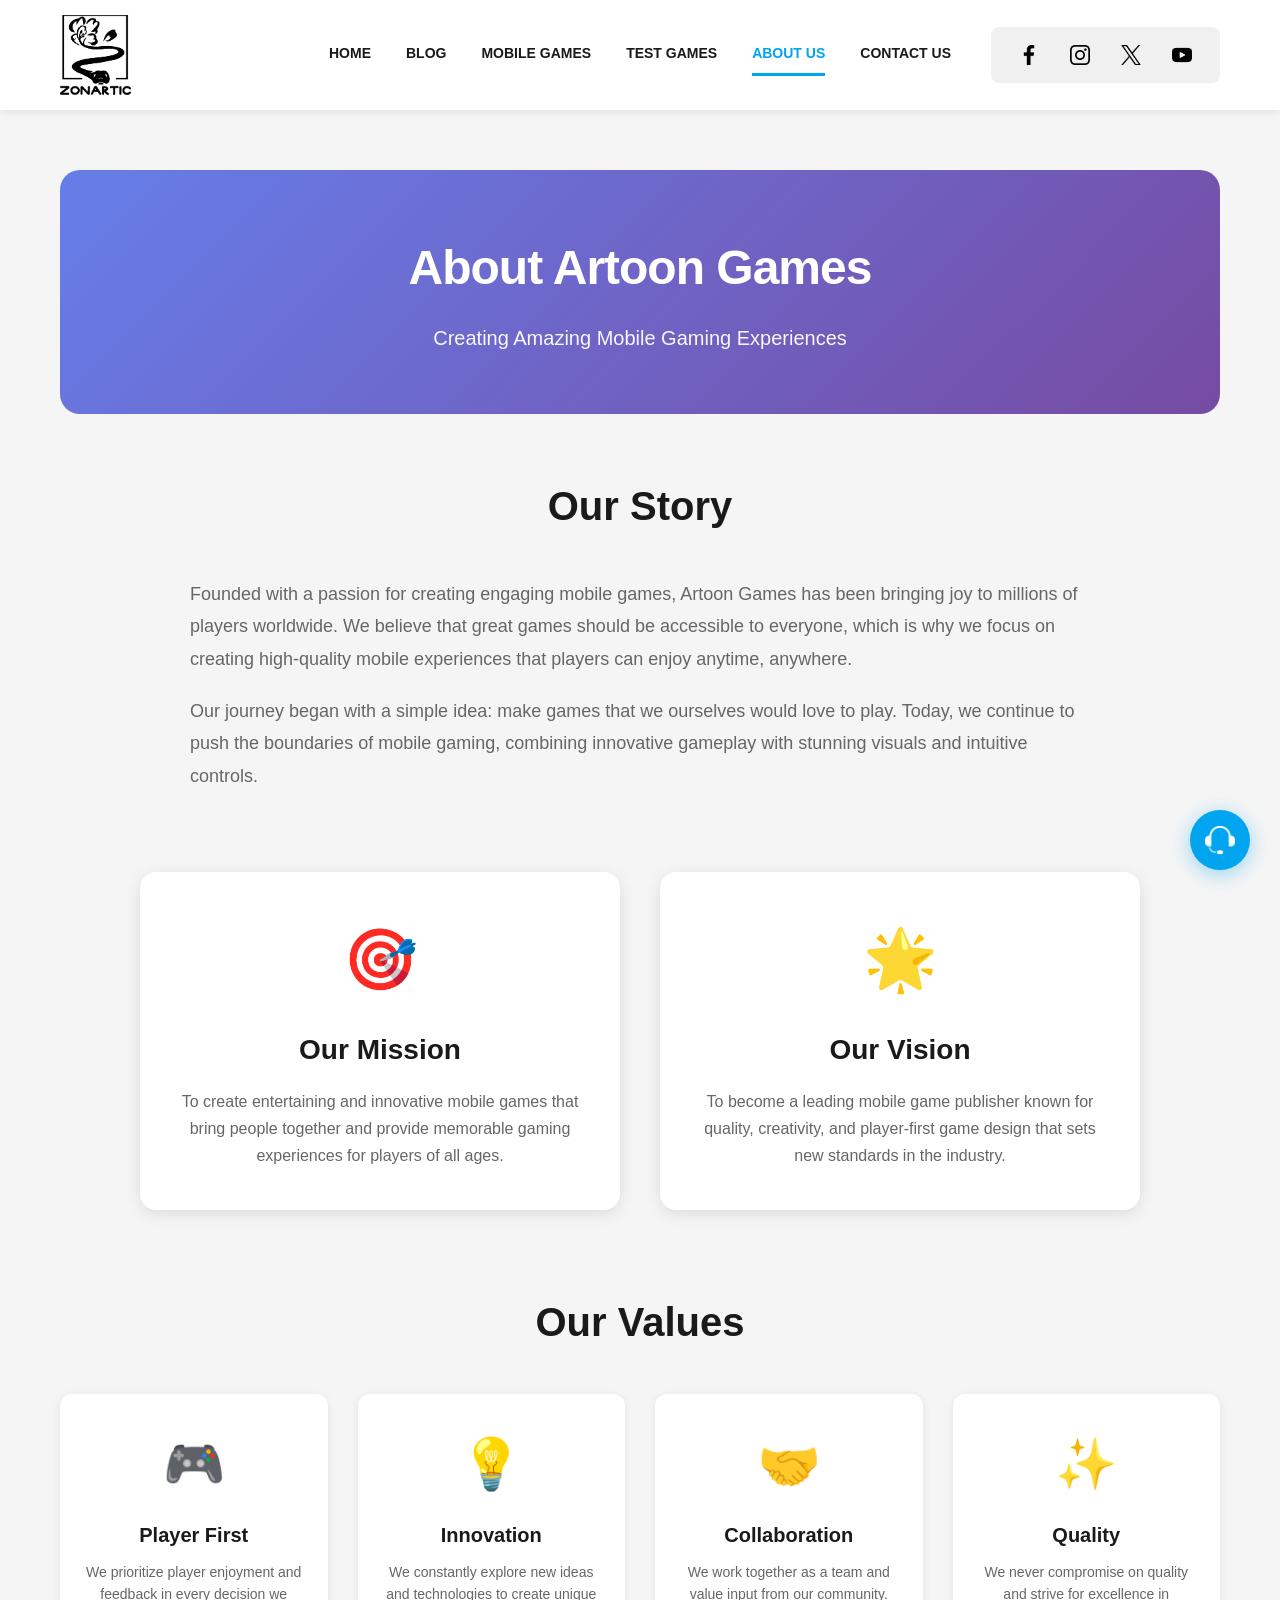
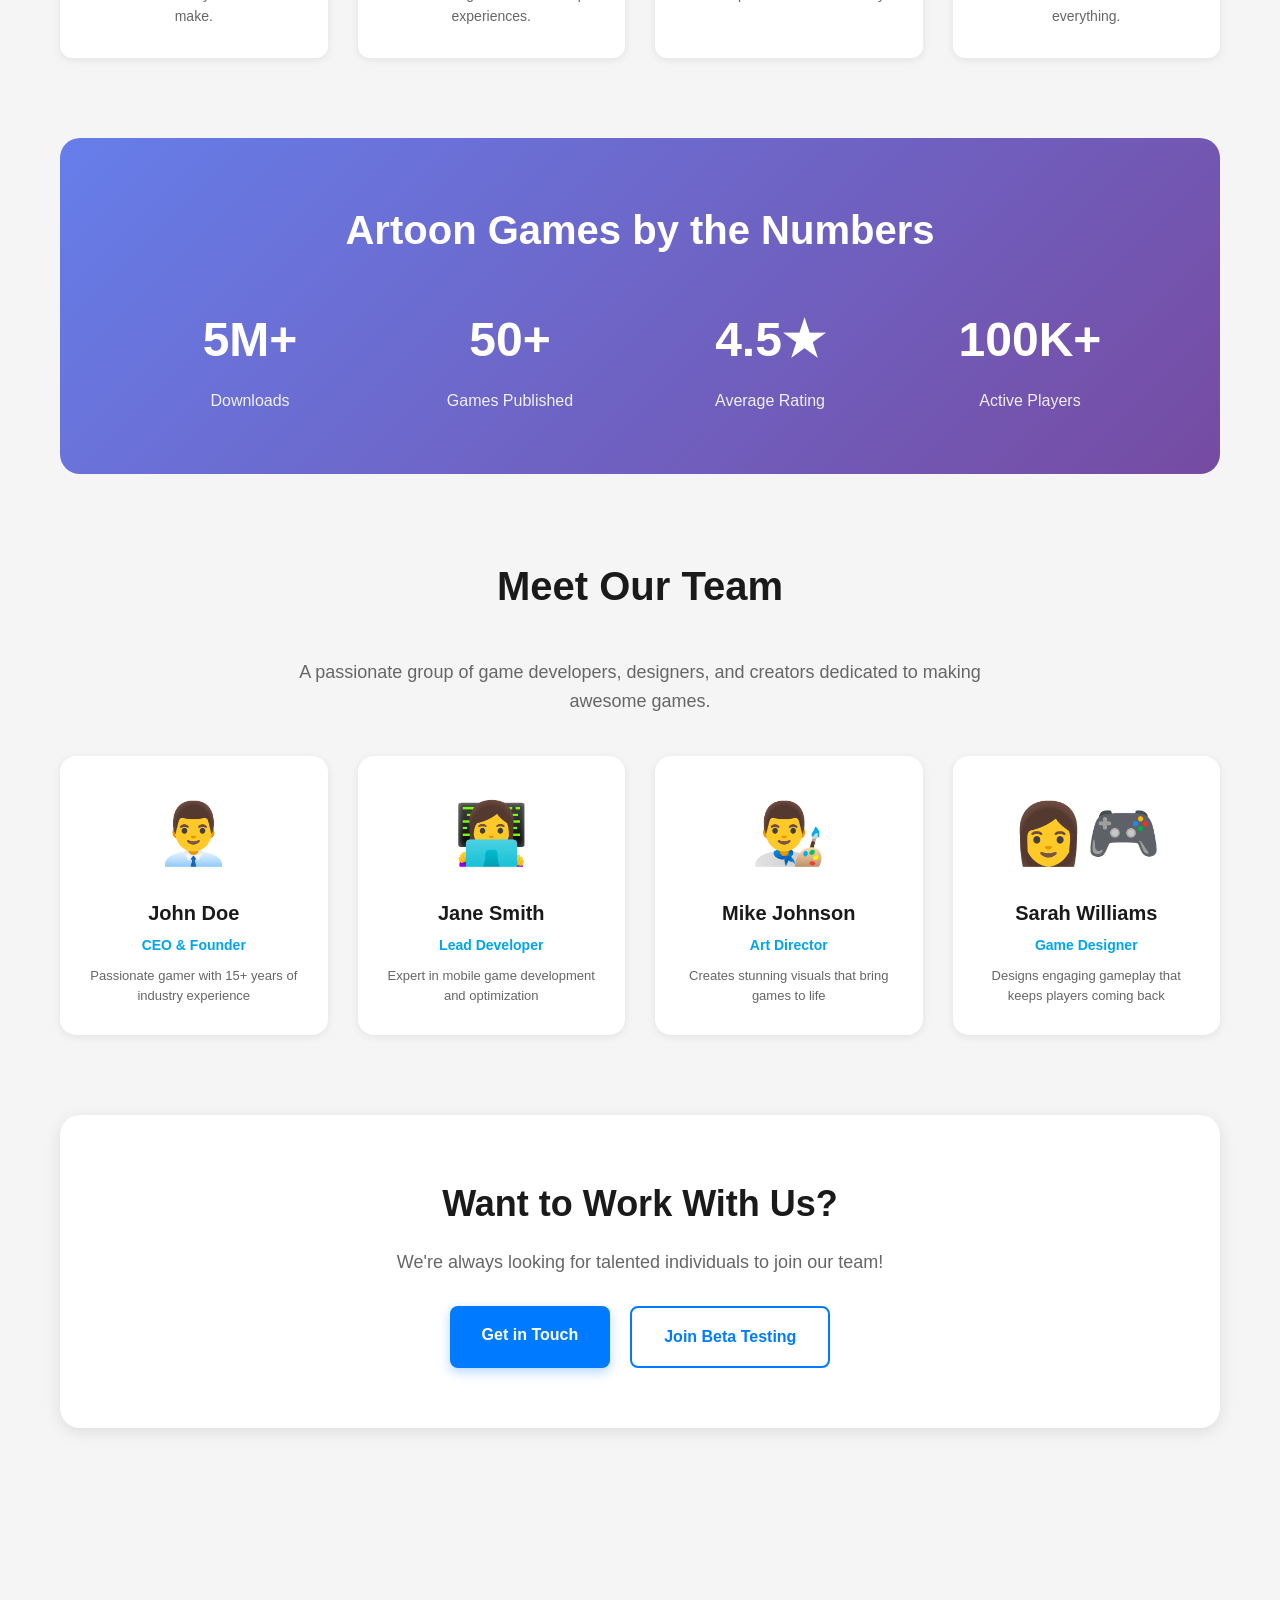
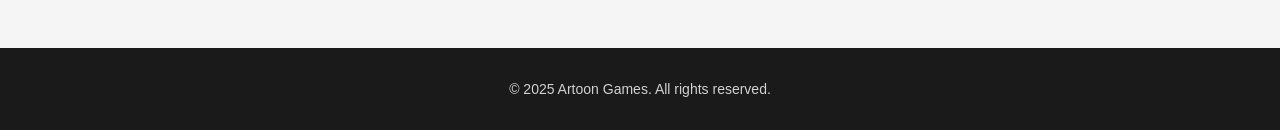
<file: about.html>
<!DOCTYPE html>
<html lang="vi">
<head>
  <meta charset="UTF-8" />
  <meta name="viewport" content="width=device-width, initial-scale=1.0" />
  <title>About Us - Artoon Games</title>
  <meta name="description" content="Learn about Artoon Games - passionate mobile game developers creating amazing gaming experiences">
  <link rel="stylesheet" href="css/style.css" />
</head>
<body>
  <!-- HEADER -->
  <header>
    <div class="header-container">
      <div class="logo" onclick="window.location.href='index.html'">
        <img src="images/logo.png" alt="Artoon Logo" />
      </div>
      
      <button class="menu-toggle" onclick="toggleMenu(event)" aria-label="Toggle menu" aria-expanded="false">☰</button>
      
      <div class="nav-wrapper">
        <nav class="nav-menu">
          <ul>
            <li><a href="index.html">HOME</a></li>
            <li><a href="blog.html">BLOG</a></li>
            <li><a href="mobile-games.html">MOBILE GAMES</a></li>
            <li><a href="test-games.html">TEST GAMES</a></li>
            <li><a href="about.html" class="active">ABOUT US</a></li>
            <li><a href="contact.html">CONTACT US</a></li>
          </ul>
          <div class="social-icons">
            <a href="https://facebook.com" target="_blank" rel="noopener noreferrer">
              <img src="images/facebook.png" alt="Facebook" />
            </a>
            <a href="https://instagram.com" target="_blank" rel="noopener noreferrer">
              <img src="images/instagram.png" alt="Instagram" />
            </a>
            <a href="https://twitter.com" target="_blank" rel="noopener noreferrer">
              <img src="images/twitter.png" alt="Twitter" />
            </a>
            <a href="https://youtube.com" target="_blank" rel="noopener noreferrer">
              <img src="images/youtube.png" alt="YouTube" />
            </a>
          </div>
        </nav>
      </div>
    </div>
  </header>
  
  <!-- MAIN CONTENT -->
  <main>
    <!-- Hero Section -->
    <section class="about-hero">
      <h1>About Artoon Games</h1>
      <p class="hero-subtitle">Creating Amazing Mobile Gaming Experiences</p>
    </section>
    
    <!-- Story Section -->
    <section class="about-section story-section">
      <div class="section-content">
        <h2>Our Story</h2>
        <p>Founded with a passion for creating engaging mobile games, Artoon Games has been bringing joy to millions of players worldwide. We believe that great games should be accessible to everyone, which is why we focus on creating high-quality mobile experiences that players can enjoy anytime, anywhere.</p>
        <p>Our journey began with a simple idea: make games that we ourselves would love to play. Today, we continue to push the boundaries of mobile gaming, combining innovative gameplay with stunning visuals and intuitive controls.</p>
      </div>
    </section>
    
    <!-- Mission & Vision -->
    <section class="about-section mission-vision">
      <div class="mission-vision-grid">
        <div class="mission-card">
          <div class="card-icon">🎯</div>
          <h3>Our Mission</h3>
          <p>To create entertaining and innovative mobile games that bring people together and provide memorable gaming experiences for players of all ages.</p>
        </div>
        <div class="mission-card">
          <div class="card-icon">🌟</div>
          <h3>Our Vision</h3>
          <p>To become a leading mobile game publisher known for quality, creativity, and player-first game design that sets new standards in the industry.</p>
        </div>
      </div>
    </section>
    
    <!-- Values Section -->
    <section class="about-section values-section">
      <h2>Our Values</h2>
      <div class="values-grid">
        <div class="value-card">
          <div class="value-icon">🎮</div>
          <h3>Player First</h3>
          <p>We prioritize player enjoyment and feedback in every decision we make.</p>
        </div>
        <div class="value-card">
          <div class="value-icon">💡</div>
          <h3>Innovation</h3>
          <p>We constantly explore new ideas and technologies to create unique experiences.</p>
        </div>
        <div class="value-card">
          <div class="value-icon">🤝</div>
          <h3>Collaboration</h3>
          <p>We work together as a team and value input from our community.</p>
        </div>
        <div class="value-card">
          <div class="value-icon">✨</div>
          <h3>Quality</h3>
          <p>We never compromise on quality and strive for excellence in everything.</p>
        </div>
      </div>
    </section>
    
    <!-- Stats Section -->
    <section class="about-section stats-section">
      <h2>Artoon Games by the Numbers</h2>
      <div class="stats-grid">
        <div class="stat-card">
          <div class="stat-number">5M+</div>
          <div class="stat-label">Downloads</div>
        </div>
        <div class="stat-card">
          <div class="stat-number">50+</div>
          <div class="stat-label">Games Published</div>
        </div>
        <div class="stat-card">
          <div class="stat-number">4.5★</div>
          <div class="stat-label">Average Rating</div>
        </div>
        <div class="stat-card">
          <div class="stat-number">100K+</div>
          <div class="stat-label">Active Players</div>
        </div>
      </div>
    </section>
    
    <!-- Team Section -->
    <section class="about-section team-section">
      <h2>Meet Our Team</h2>
      <p class="section-intro">A passionate group of game developers, designers, and creators dedicated to making awesome games.</p>
      <div class="team-grid">
        <div class="team-card">
          <div class="team-avatar">👨‍💼</div>
          <h3>John Doe</h3>
          <p class="team-role">CEO & Founder</p>
          <p class="team-bio">Passionate gamer with 15+ years of industry experience</p>
        </div>
        <div class="team-card">
          <div class="team-avatar">👩‍💻</div>
          <h3>Jane Smith</h3>
          <p class="team-role">Lead Developer</p>
          <p class="team-bio">Expert in mobile game development and optimization</p>
        </div>
        <div class="team-card">
          <div class="team-avatar">👨‍🎨</div>
          <h3>Mike Johnson</h3>
          <p class="team-role">Art Director</p>
          <p class="team-bio">Creates stunning visuals that bring games to life</p>
        </div>
        <div class="team-card">
          <div class="team-avatar">👩‍🎮</div>
          <h3>Sarah Williams</h3>
          <p class="team-role">Game Designer</p>
          <p class="team-bio">Designs engaging gameplay that keeps players coming back</p>
        </div>
      </div>
    </section>
    
    <!-- CTA Section -->
    <section class="about-section cta-section">
      <div class="cta-content">
        <h2>Want to Work With Us?</h2>
        <p>We're always looking for talented individuals to join our team!</p>
        <div class="cta-buttons">
          <a href="contact.html" class="cta-button primary">Get in Touch</a>
          <a href="test-games.html" class="cta-button secondary">Join Beta Testing</a>
        </div>
      </div>
    </section>
  </main>
  
  <!-- FOOTER -->
  <footer>
    <p>&copy; 2025 Artoon Games. All rights reserved.</p>
  </footer>
  
  <!-- Floating Contact Button -->
  <a href="contact.html" class="floating-contact" aria-label="Contact Us">
    <img src="images/contact-icon.png" alt="Contact" />
  </a>
  
  <!-- JavaScript -->
  <script>
    // Mobile Menu Toggle
    function toggleMenu(event) {
      if (event) {
        event.preventDefault();
        event.stopPropagation();
      }
      
      setTimeout(function() {
        const navWrapper = document.querySelector('.nav-wrapper');
        const menuToggle = document.querySelector('.menu-toggle');
        
        if (!navWrapper || !menuToggle) return;
        
        navWrapper.classList.toggle('show');
        
        if (navWrapper.classList.contains('show')) {
          menuToggle.innerHTML = '✕';
          menuToggle.setAttribute('aria-expanded', 'true');
        } else {
          menuToggle.innerHTML = '☰';
          menuToggle.setAttribute('aria-expanded', 'false');
        }
      }, 50);
    }
    
    document.addEventListener('click', function(event) {
      if (window.innerWidth <= 768) {
        setTimeout(function() {
          const navWrapper = document.querySelector('.nav-wrapper');
          const menuToggle = document.querySelector('.menu-toggle');
          const header = document.querySelector('header');
          
          if (!navWrapper || !menuToggle || !header) return;
          
          if (!header.contains(event.target) && navWrapper.classList.contains('show')) {
            navWrapper.classList.remove('show');
            menuToggle.innerHTML = '☰';
            menuToggle.setAttribute('aria-expanded', 'false');
          }
        }, 50);
      }
    });
    
    document.addEventListener('DOMContentLoaded', function() {
      document.body.addEventListener('click', function(event) {
        if (window.innerWidth <= 768) {
          const target = event.target.closest('.nav-menu a');
          
          if (target) {
            setTimeout(function() {
              const navWrapper = document.querySelector('.nav-wrapper');
              const menuToggle = document.querySelector('.menu-toggle');
              
              if (!navWrapper || !menuToggle) return;
              
              navWrapper.classList.remove('show');
              menuToggle.innerHTML = '☰';
              menuToggle.setAttribute('aria-expanded', 'false');
            }, 100);
          }
        }
      });
    });
    
    let resizeTimer;
    window.addEventListener('resize', function() {
      clearTimeout(resizeTimer);
      resizeTimer = setTimeout(function() {
        const navWrapper = document.querySelector('.nav-wrapper');
        const menuToggle = document.querySelector('.menu-toggle');
        
        if (!navWrapper || !menuToggle) return;
        
        if (window.innerWidth > 768) {
          navWrapper.classList.remove('show');
          menuToggle.innerHTML = '☰';
          menuToggle.setAttribute('aria-expanded', 'false');
        }
      }, 100);
    });
    
    if (typeof MutationObserver !== 'undefined') {
      const observer = new MutationObserver(function(mutations) {
        const menuToggle = document.querySelector('.menu-toggle');
        if (menuToggle && !menuToggle.hasAttribute('data-listener-attached')) {
          menuToggle.setAttribute('data-listener-attached', 'true');
        }
      });
      
      observer.observe(document.body, {
        childList: true,
        subtree: true
      });
    }
    
    // Animate numbers on scroll
    function animateNumbers() {
      const stats = document.querySelectorAll('.stat-number');
      const observer = new IntersectionObserver((entries) => {
        entries.forEach(entry => {
          if (entry.isIntersecting) {
            entry.target.classList.add('animate');
            observer.unobserve(entry.target);
          }
        });
      }, { threshold: 0.5 });
      
      stats.forEach(stat => observer.observe(stat));
    }
    
    if (document.readyState === 'loading') {
      document.addEventListener('DOMContentLoaded', animateNumbers);
    } else {
      animateNumbers();
    }
  </script>
</body>
</html>
</file>
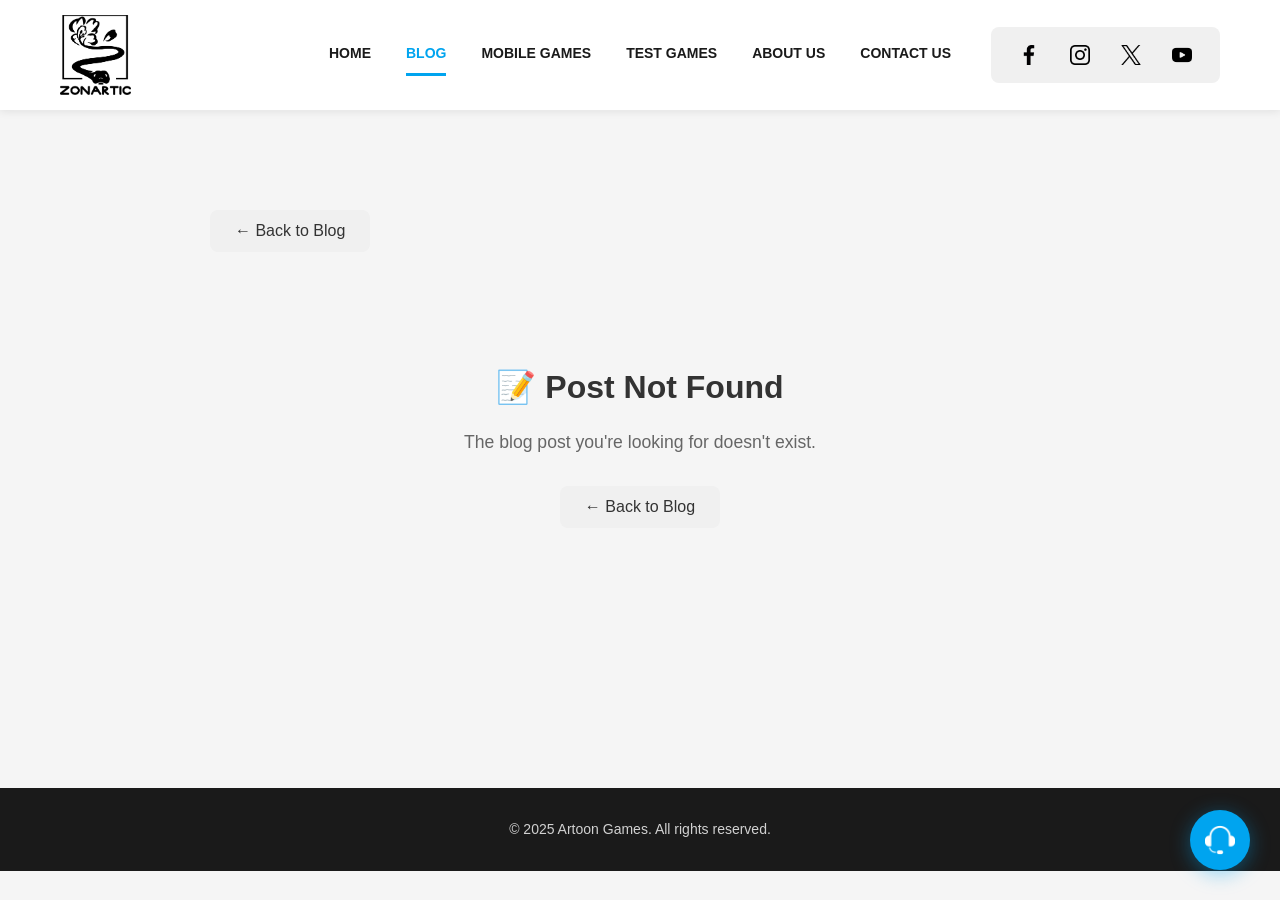
<file: blog-detail.html>
<!DOCTYPE html>
<html lang="vi">
<head>
  <meta charset="UTF-8" />
  <meta name="viewport" content="width=device-width, initial-scale=1.0" />
  <title>Blog Post - Artoon Games</title>
  <meta name="description" content="Read the full article">
  <link rel="stylesheet" href="css/style.css" />
</head>
<body>
  <!-- HEADER -->
  <header>
    <div class="header-container">
      <div class="logo" onclick="window.location.href='index.html'">
        <img src="images/logo.png" alt="Artoon Logo" />
      </div>
      
      <button class="menu-toggle" onclick="toggleMenu(event)" aria-label="Toggle menu" aria-expanded="false">☰</button>
      
      <div class="nav-wrapper">
        <nav class="nav-menu">
          <ul>
            <li><a href="index.html">HOME</a></li>
            <li><a href="blog.html" class="active">BLOG</a></li>
            <li><a href="mobile-games.html">MOBILE GAMES</a></li>
            <li><a href="test-games.html">TEST GAMES</a></li>
            <li><a href="about.html">ABOUT US</a></li>
            <li><a href="contact.html">CONTACT US</a></li>
          </ul>
          <div class="social-icons">
            <a href="https://facebook.com" target="_blank" rel="noopener noreferrer">
              <img src="images/facebook.png" alt="Facebook" />
            </a>
            <a href="https://instagram.com" target="_blank" rel="noopener noreferrer">
              <img src="images/instagram.png" alt="Instagram" />
            </a>
            <a href="https://twitter.com" target="_blank" rel="noopener noreferrer">
              <img src="images/twitter.png" alt="Twitter" />
            </a>
            <a href="https://youtube.com" target="_blank" rel="noopener noreferrer">
              <img src="images/youtube.png" alt="YouTube" />
            </a>
          </div>
        </nav>
      </div>
    </div>
  </header>
  
  <!-- MAIN CONTENT -->
  <main>
    <section class="blog-detail-section">
      <!-- Back Button -->
      <div class="blog-detail-back">
        <button onclick="window.location.href='blog.html'" class="back-button">
          ← Back to Blog
        </button>
      </div>
      
      <!-- Blog Post Content -->
      <article id="blog-post-content" class="blog-detail-article">
        <div class="blog-detail-loading">
          <p>Loading post...</p>
        </div>
      </article>
      
      <!-- Post Not Found -->
      <div id="post-not-found" class="post-not-found" style="display: none;">
        <h2>📝 Post Not Found</h2>
        <p>The blog post you're looking for doesn't exist.</p>
        <button onclick="window.location.href='blog.html'" class="back-button">
          ← Back to Blog
        </button>
      </div>
    </section>
  </main>
  
  <!-- FOOTER -->
  <footer>
    <p>&copy; 2025 Artoon Games. All rights reserved.</p>
  </footer>
  
  <!-- Floating Contact Button -->
  <a href="contact.html" class="floating-contact" aria-label="Contact Us">
    <img src="images/contact-icon.png" alt="Contact" />
  </a>
  
  <!-- JavaScript -->
  <script>
    // ==========================================
    // LOAD BLOG POST DETAIL FROM JSON
    // ==========================================
    let blogPosts = [];
    
    async function loadBlogPostDetail() {
      try {
        const response = await fetch('data/blogs.json');
        blogPosts = await response.json();
        
        // Lấy post ID từ URL
        const urlParams = new URLSearchParams(window.location.search);
        const postId = urlParams.get('id');
        
        if (!postId) {
          showPostNotFound();
          return;
        }
        
        // Tìm post theo ID
        const post = blogPosts.find(p => p.id === postId);
        
        if (!post || !post.isPublished) {
          showPostNotFound();
          return;
        }
        
        renderBlogPost(post);
      } catch (error) {
        console.log('Could not load blog post:', error);
        showPostNotFound();
      }
    }
    
    // ==========================================
    // RENDER BLOG POST
    // ==========================================
    function renderBlogPost(post) {
      const contentContainer = document.getElementById('blog-post-content');
      
      contentContainer.innerHTML = `
        <div class="blog-detail-header">
          <div class="blog-detail-category">${post.category}</div>
          <h1 class="blog-detail-title">${post.title}</h1>
          <div class="blog-detail-meta">
            <span class="blog-detail-date">📅 ${post.date}</span>
            <span class="blog-detail-author">✍️ ${post.author}</span>
          </div>
        </div>
        
        <div class="blog-detail-image">
          <img src="${post.image}" alt="${post.title}" loading="lazy" />
        </div>
        
        <div class="blog-detail-content">
          ${post.content}
        </div>
        
        <div class="blog-detail-footer">
          <button onclick="window.location.href='blog.html'" class="back-button">
            ← Back to Blog
          </button>
          <div class="blog-detail-share">
            <span>Share:</span>
            <a href="https://facebook.com/sharer/sharer.php?u=${encodeURIComponent(window.location.href)}" target="_blank">Facebook</a>
            <a href="https://twitter.com/intent/tweet?url=${encodeURIComponent(window.location.href)}&text=${encodeURIComponent(post.title)}" target="_blank">Twitter</a>
          </div>
        </div>
      `;
      
      // Update page title
      document.title = `${post.title} - Artoon Games`;
    }
    
    // ==========================================
    // SHOW POST NOT FOUND
    // ==========================================
    function showPostNotFound() {
      const contentContainer = document.getElementById('blog-post-content');
      const notFoundContainer = document.getElementById('post-not-found');
      
      contentContainer.style.display = 'none';
      notFoundContainer.style.display = 'block';
    }
    
    // ==========================================
    // Mobile Menu Toggle
    // ==========================================
    function toggleMenu(event) {
      if (event) {
        event.preventDefault();
        event.stopPropagation();
      }
      
      setTimeout(function() {
        const navWrapper = document.querySelector('.nav-wrapper');
        const menuToggle = document.querySelector('.menu-toggle');
        
        if (!navWrapper || !menuToggle) return;
        
        navWrapper.classList.toggle('show');
        
        if (navWrapper.classList.contains('show')) {
          menuToggle.innerHTML = '✕';
          menuToggle.setAttribute('aria-expanded', 'true');
        } else {
          menuToggle.innerHTML = '☰';
          menuToggle.setAttribute('aria-expanded', 'false');
        }
      }, 50);
    }
    
    document.addEventListener('click', function(event) {
      if (window.innerWidth <= 768) {
        setTimeout(function() {
          const navWrapper = document.querySelector('.nav-wrapper');
          const menuToggle = document.querySelector('.menu-toggle');
          const header = document.querySelector('header');
          
          if (!navWrapper || !menuToggle || !header) return;
          
          if (!header.contains(event.target) && navWrapper.classList.contains('show')) {
            navWrapper.classList.remove('show');
            menuToggle.innerHTML = '☰';
            menuToggle.setAttribute('aria-expanded', 'false');
          }
        }, 50);
      }
    });
    
    document.addEventListener('DOMContentLoaded', function() {
      document.body.addEventListener('click', function(event) {
        if (window.innerWidth <= 768) {
          const target = event.target.closest('.nav-menu a');
          
          if (target) {
            setTimeout(function() {
              const navWrapper = document.querySelector('.nav-wrapper');
              const menuToggle = document.querySelector('.menu-toggle');
              
              if (!navWrapper || !menuToggle) return;
              
              navWrapper.classList.remove('show');
              menuToggle.innerHTML = '☰';
              menuToggle.setAttribute('aria-expanded', 'false');
            }, 100);
          }
        }
      });
      
      // Load blog post detail
      loadBlogPostDetail();
    });
    
    let resizeTimer;
    window.addEventListener('resize', function() {
      clearTimeout(resizeTimer);
      resizeTimer = setTimeout(function() {
        const navWrapper = document.querySelector('.nav-wrapper');
        const menuToggle = document.querySelector('.menu-toggle');
        
        if (!navWrapper || !menuToggle) return;
        
        if (window.innerWidth > 768) {
          navWrapper.classList.remove('show');
          menuToggle.innerHTML = '☰';
          menuToggle.setAttribute('aria-expanded', 'false');
        }
      }, 100);
    });
    
    if (typeof MutationObserver !== 'undefined') {
      const observer = new MutationObserver(function(mutations) {
        const menuToggle = document.querySelector('.menu-toggle');
        if (menuToggle && !menuToggle.hasAttribute('data-listener-attached')) {
          menuToggle.setAttribute('data-listener-attached', 'true');
        }
      });
      
      observer.observe(document.body, {
        childList: true,
        subtree: true
      });
    }
  </script>
</body>
</html>
</file>
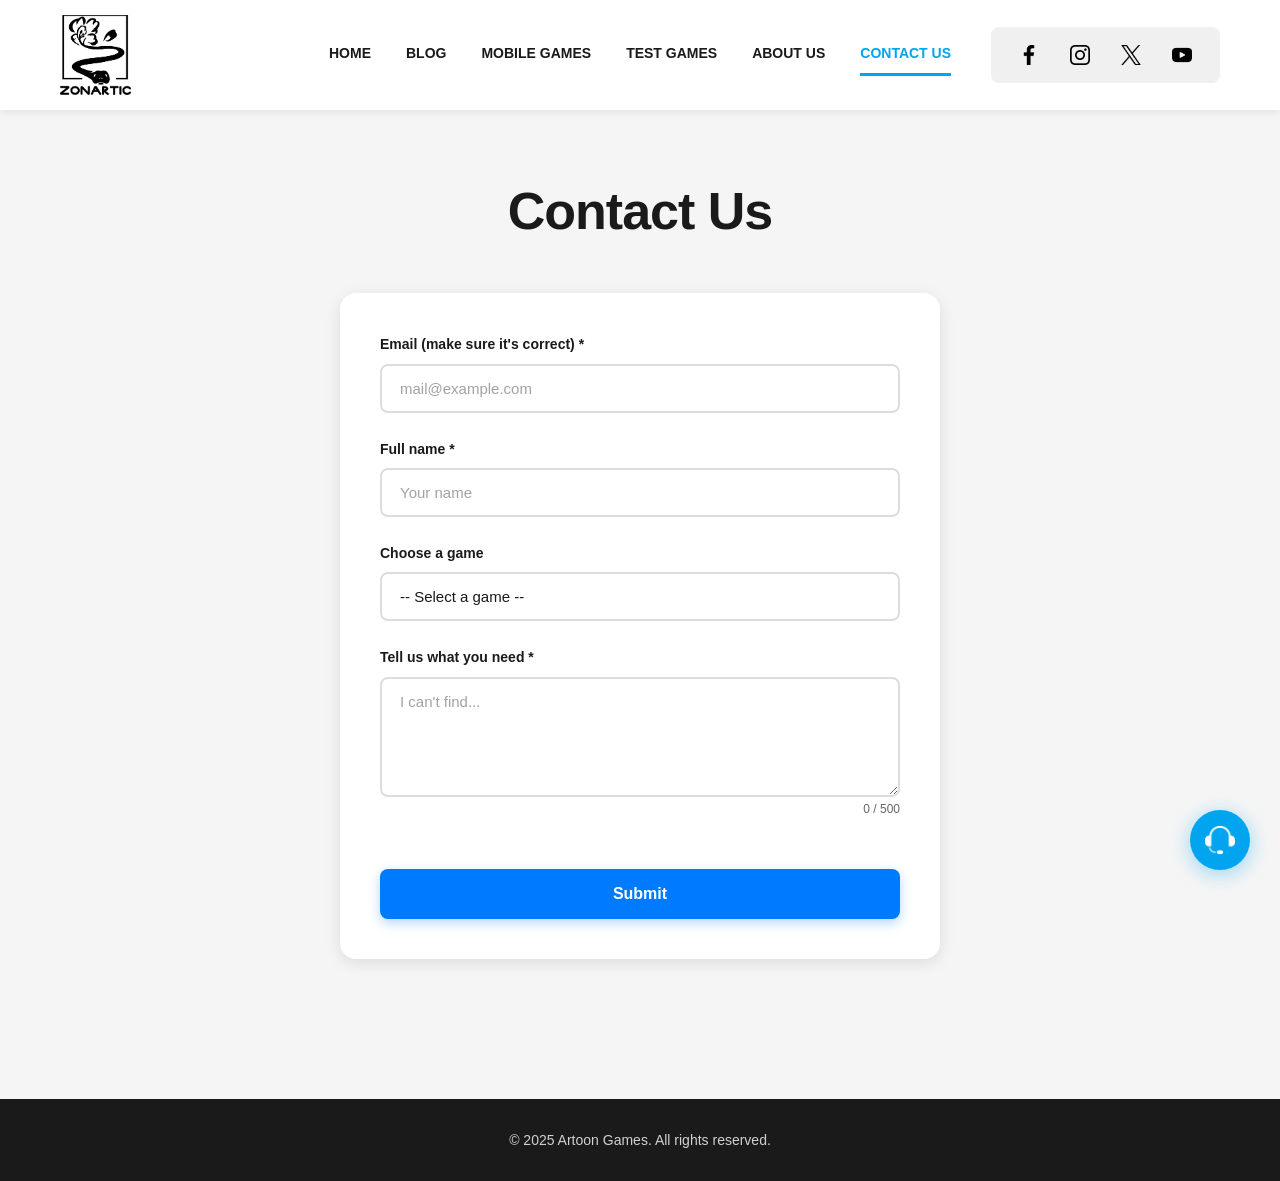
<file: contact.html>
<!DOCTYPE html>
<html lang="vi">
<head>
  <meta charset="UTF-8" />
  <meta name="viewport" content="width=device-width, initial-scale=1.0" />
  <title>Artoon Games - Mobile Game Publisher</title>
  <meta name="description" content="Discover amazing mobile games from Artoon Games">
  <link rel="stylesheet" href="css/style.css" />
  <script src="https://www.google.com/recaptcha/api.js" async defer></script>
</head>
<body>
  <!-- HEADER -->
  <header>
    <div class="header-container">
      <div class="logo" onclick="window.location.href='index.html'">
        <img src="images/logo.png" alt="Artoon Logo" />
      </div>
      
      <button class="menu-toggle" onclick="toggleMenu(event)" aria-label="Toggle menu" aria-expanded="false">☰</button>
      
      <div class="nav-wrapper">
        <nav class="nav-menu">
          <ul>
            <li><a href="index.html">HOME</a></li>
            <li><a href="blog.html">BLOG</a></li>
            <li><a href="mobile-games.html">MOBILE GAMES</a></li>
            <li><a href="test-games.html">TEST GAMES</a></li>
            <li><a href="about.html">ABOUT US</a></li>
            <li><a href="contact.html" class="active">CONTACT US</a></li>
          </ul>
          <div class="social-icons">
            <a href="https://facebook.com" target="_blank" rel="noopener noreferrer">
              <img src="images/facebook.png" alt="Facebook" />
            </a>
            <a href="https://instagram.com" target="_blank" rel="noopener noreferrer">
              <img src="images/instagram.png" alt="Instagram" />
            </a>
            <a href="https://twitter.com" target="_blank" rel="noopener noreferrer">
              <img src="images/twitter.png" alt="Twitter" />
            </a>
            <a href="https://youtube.com" target="_blank" rel="noopener noreferrer">
              <img src="images/youtube.png" alt="YouTube" />
            </a>
          </div>
        </nav>
      </div>
    </div>
  </header>
  
  <!-- MAIN CONTENT -->
  <main>
    <section class="explore">
      <h2>Contact Us</h2>
      
      <!-- Contact Form -->
      <div class="contact-form-container">
        <form id="contactForm" class="contact-form" onsubmit="handleSubmit(event)">
          <!-- Email -->
          <div class="form-group">
            <label for="contact-email">Email (make sure it's correct) *</label>
            <input 
              type="email" 
              id="contact-email" 
              name="email"
              placeholder="mail@example.com" 
              required
            />
          </div>
          
          <!-- Full Name -->
          <div class="form-group">
            <label for="contact-name">Full name *</label>
            <input 
              type="text" 
              id="contact-name" 
              name="name"
              placeholder="Your name"
              required
            />
          </div>
          
          <!-- Choose a game (Dropdown) -->
          <div class="form-group">
            <label for="contact-game">Choose a game</label>
            <select id="contact-game" name="game" class="form-select">
              <option value="">-- Select a game --</option>
              <!-- Options will be populated from JSON -->
            </select>
          </div>
          
          <!-- Message -->
          <div class="form-group">
            <label for="contact-message">Tell us what you need *</label>
            <textarea 
              id="contact-message" 
              name="message"
              placeholder="I can't find..."
              rows="5"
              maxlength="500"
              required
            ></textarea>
            <div class="char-count">
              <span id="charCount">0</span> / 500
            </div>
          </div>
          
          <!-- reCAPTCHA -->
          <div class="form-group recaptcha-container">
            <div class="g-recaptcha" data-sitekey="6LcVNRAsAAAAADVObFDZZUSZk9eQnRBRl069D7kP"></div>
          </div>
          
          <!-- Submit Button -->
          <button type="submit" class="submit-button" id="submitButton">
            Submit
          </button>
          
          <!-- Success/Error Messages -->
          <div id="form-success-message" class="success-message"></div>
          <div id="form-error-message" class="error-message"></div>
        </form>
      </div>
    </section>
  </main>
  
  <!-- FOOTER -->
  <footer>
    <p>&copy; 2025 Artoon Games. All rights reserved.</p>
  </footer>
  
  <!-- Floating Contact Button -->
  <a href="contact.html" class="floating-contact" aria-label="Contact Us">
    <img src="images/contact-icon.png" alt="Contact" />
  </a>
  
  <!-- JavaScript -->
  <script>
    // ==========================================
    // CONFIGURATION
    // ==========================================
    const API_ENDPOINT = 'https://script.google.com/macros/s/AKfycbxPjo55Q6nnJrvEQAczUoa2lfVH5Qe1241n5zF59OhP3IqfqSMSnmy62-ozJxmqMcNZ/exec'; // ⚠️ THAY URL API Ở ĐÂY
    
    // ==========================================
    // Mobile Menu Toggle
    // ==========================================
    function toggleMenu(event) {
      if (event) {
        event.preventDefault();
        event.stopPropagation();
      }
      
      setTimeout(function() {
        const navWrapper = document.querySelector('.nav-wrapper');
        const menuToggle = document.querySelector('.menu-toggle');
        
        if (!navWrapper || !menuToggle) return;
        
        navWrapper.classList.toggle('show');
        
        if (navWrapper.classList.contains('show')) {
          menuToggle.innerHTML = '✕';
          menuToggle.setAttribute('aria-expanded', 'true');
        } else {
          menuToggle.innerHTML = '☰';
          menuToggle.setAttribute('aria-expanded', 'false');
        }
      }, 50);
    }
    
    document.addEventListener('click', function(event) {
      if (window.innerWidth <= 768) {
        setTimeout(function() {
          const navWrapper = document.querySelector('.nav-wrapper');
          const menuToggle = document.querySelector('.menu-toggle');
          const header = document.querySelector('header');
          
          if (!navWrapper || !menuToggle || !header) return;
          
          if (!header.contains(event.target) && navWrapper.classList.contains('show')) {
            navWrapper.classList.remove('show');
            menuToggle.innerHTML = '☰';
            menuToggle.setAttribute('aria-expanded', 'false');
          }
        }, 50);
      }
    });
    
    document.addEventListener('DOMContentLoaded', function() {
      document.body.addEventListener('click', function(event) {
        if (window.innerWidth <= 768) {
          const target = event.target.closest('.nav-menu a');
          
          if (target) {
            setTimeout(function() {
              const navWrapper = document.querySelector('.nav-wrapper');
              const menuToggle = document.querySelector('.menu-toggle');
              
              if (!navWrapper || !menuToggle) return;
              
              navWrapper.classList.remove('show');
              menuToggle.innerHTML = '☰';
              menuToggle.setAttribute('aria-expanded', 'false');
            }, 100);
          }
        }
      });
      
      // Load games from JSON (optional)
      loadGamesDropdown();
      
      // Character counter
      const messageInput = document.getElementById('contact-message');
      const charCount = document.getElementById('charCount');
      
      if (messageInput && charCount) {
        messageInput.addEventListener('input', function() {
          charCount.textContent = this.value.length;
        });
      }
    });
    
    let resizeTimer;
    window.addEventListener('resize', function() {
      clearTimeout(resizeTimer);
      resizeTimer = setTimeout(function() {
        const navWrapper = document.querySelector('.nav-wrapper');
        const menuToggle = document.querySelector('.menu-toggle');
        
        if (!navWrapper || !menuToggle) return;
        
        if (window.innerWidth > 768) {
          navWrapper.classList.remove('show');
          menuToggle.innerHTML = '☰';
          menuToggle.setAttribute('aria-expanded', 'false');
        }
      }, 100);
    });
    
    if (typeof MutationObserver !== 'undefined') {
      const observer = new MutationObserver(function(mutations) {
        const menuToggle = document.querySelector('.menu-toggle');
        if (menuToggle && !menuToggle.hasAttribute('data-listener-attached')) {
          menuToggle.setAttribute('data-listener-attached', 'true');
        }
      });
      
      observer.observe(document.body, {
        childList: true,
        subtree: true
      });
    }
    
    // ==========================================
    // Load Games Dropdown from JSON
    // ==========================================
    function loadGamesDropdown() {
      // This will be populated from games.json later
      // Example games for now:
      const gamesData = [
        // { name: 'Game 1', id: 'game-1' },
        // { name: 'Game 2', id: 'game-2' }
      ];
      
      const select = document.getElementById('contact-game');
      if (select && gamesData.length > 0) {
        gamesData.forEach(game => {
          const option = document.createElement('option');
          option.value = game.id;
          option.textContent = game.name;
          select.appendChild(option);
        });
      }
    }
    
    // ==========================================
    // Form Submit Handler
    // ==========================================
    function handleSubmit(event) {
      event.preventDefault();
      
      const submitButton = document.getElementById('submitButton');
      const successMessage = document.getElementById('form-success-message');
      const errorMessage = document.getElementById('form-error-message');
      
      // Hide previous messages
      successMessage.classList.remove('show');
      errorMessage.classList.remove('show');
      
      // Check reCAPTCHA
      const recaptchaResponse = grecaptcha.getResponse();
      if (!recaptchaResponse) {
        showFormError('⚠️ Please complete the reCAPTCHA verification');
        return;
      }
      
      // Get form data
      const formData = {
        email: document.getElementById('contact-email').value,
        name: document.getElementById('contact-name').value,
        game: document.getElementById('contact-game').value,
        message: document.getElementById('contact-message').value,
        recaptcha: recaptchaResponse
      };
      
      // Show loading
      submitButton.disabled = true;
      submitButton.textContent = '⏳ Sending...';
      
      // Call API
      fetch(API_ENDPOINT, {
        method: 'POST',
        headers: {
          'Content-Type': 'text/plain',
        },
        body: JSON.stringify(formData)
      })
      .then(response => response.json())
      .then(data => {
        if (data.success) {
          showFormSuccess(data.message);
          
          // Reset form
          document.getElementById('contactForm').reset();
          document.getElementById('charCount').textContent = '0';
          grecaptcha.reset();
        } else {
          showFormError('❌ ' + data.message);
        }
      })
      .catch(error => {
        console.error('Error:', error);
        showFormError('❌ Network error. Please check:\n1. API URL is correct\n2. Apps Script is deployed\n3. Try again later');
      })
      .finally(() => {
        submitButton.disabled = false;
        submitButton.textContent = 'Submit';
      });
    }
    
    // ==========================================
    // Helper Functions
    // ==========================================
    function showFormSuccess(message) {
      const successMessage = document.getElementById('form-success-message');
      successMessage.textContent = message;
      successMessage.classList.add('show');
      successMessage.scrollIntoView({ behavior: 'smooth', block: 'nearest' });
      
      setTimeout(() => {
        successMessage.classList.remove('show');
      }, 10000);
    }
    
    function showFormError(message) {
      const errorMessage = document.getElementById('form-error-message');
      errorMessage.textContent = message;
      errorMessage.classList.add('show');
      errorMessage.scrollIntoView({ behavior: 'smooth', block: 'nearest' });
      
      setTimeout(() => {
        errorMessage.classList.remove('show');
      }, 8000);
    }
  </script>
</body>
</html>
</file>
<file: css/style.css>
/* ==========================================
   CSS VARIABLES
========================================== */
:root {
    --primary-blue: #00A4EF;
    --text-dark: #1a1a1a;
    --text-gray: #666;
    --bg-light: #f5f5f5;
    --bg-white: #ffffff;
    --border-radius: 16px;
    --shadow-sm: 0 2px 8px rgba(0,0,0,0.08);
    --shadow-md: 0 4px 16px rgba(0,0,0,0.1);
}

/* ==========================================
   RESET & BASE
========================================== */
* {
    margin: 0;
    padding: 0;
    box-sizing: border-box;
}

body {
    font-family: -apple-system, BlinkMacSystemFont, 'Segoe UI', Arial, sans-serif;
    background: var(--bg-light);
    color: var(--text-dark);
    line-height: 1.6;
}

img {
    max-width: 100%;
    height: auto;
    display: block;
}

a {
    text-decoration: none;
    color: inherit;
}

/* ==========================================
   HEADER
========================================== */
header {
    background: var(--bg-white);
    box-shadow: var(--shadow-sm);
    position: sticky;
    top: 0;
    z-index: 1000;
}

.header-container {
    max-width: 1400px;
    margin: 0 auto;
    padding: 15px 60px;
    display: flex;
    justify-content: space-between;
    align-items: center;
}

.logo {
    display: flex;
    align-items: center;
    cursor: pointer;
}

.logo img {
    height: 80px;
    width: auto;
}

.menu-toggle {
    display: none;
    background: none;
    border: none;
    font-size: 32px;
    cursor: pointer;
    color: var(--text-dark);
    padding: 5px;
    line-height: 1;
}

.nav-wrapper {
    display: block;
}

.nav-menu {
    display: flex;
    align-items: center;
    gap: 40px;
}

.nav-menu ul {
    list-style: none;
    display: flex;
    gap: 35px;
    margin: 0;
    padding: 0;
}

.nav-menu ul li a {
    font-weight: 700;
    font-size: 14px;
    color: var(--text-dark);
    padding: 8px 0;
    border-bottom: 3px solid transparent;
    transition: all 0.3s ease;
    display: inline-block;
}

.nav-menu ul li a:hover,
.nav-menu ul li a.active {
    color: var(--primary-blue);
    border-bottom-color: var(--primary-blue);
}

.social-icons {
    display: flex;
    gap: 15px;
    align-items: center;
    background: #f0f0f0;
    padding: 10px 20px;
    border-radius: 8px;
}

.social-icons a {
    display: flex;
    align-items: center;
    justify-content: center;
    width: 36px;
    height: 36px;
    background: transparent;
    border-radius: 50%;
    transition: all 0.3s ease;
}

.social-icons a:hover {
    background: rgba(0,0,0,0.1);
    transform: translateY(-2px);
}

.social-icons a img {
    width: 20px;
    height: 20px;
    transition: all 0.3s ease;
}

.social-icons a:hover img {
    transform: scale(1.1);
}

/* ==========================================
   MAIN CONTENT
========================================== */
main {
    max-width: 1400px;
    margin: 0 auto;
    padding: 60px;
}

.explore {
    text-align: center;
}

.explore h2 {
    font-size: 52px;
    font-weight: 900;
    color: var(--text-dark);
    margin-bottom: 40px;
    letter-spacing: -1px;
}

/* ==========================================
   SEARCH BAR
========================================== */
.search-container {
    max-width: 600px;
    margin: 0 auto 50px;
    position: relative;
}

.search-wrapper {
    display: flex;
    align-items: center;
    background: var(--bg-white);
    border-radius: 50px;
    box-shadow: var(--shadow-md);
    overflow: hidden;
    transition: all 0.3s ease;
}

.search-wrapper:focus-within {
    box-shadow: 0 6px 20px rgba(0,164,239,0.15);
    transform: translateY(-2px);
}

.search-input {
    flex: 1;
    padding: 16px 24px;
    border: none;
    outline: none;
    font-size: 16px;
    color: var(--text-dark);
    background: transparent;
}

.search-input::placeholder {
    color: var(--text-gray);
    opacity: 0.6;
}

.search-button {
    padding: 16px 24px;
    background: transparent;
    border: none;
    cursor: pointer;
    color: var(--text-gray);
    transition: all 0.3s ease;
    display: flex;
    align-items: center;
    justify-content: center;
}

.search-button:hover {
    color: var(--primary-blue);
}

.search-results {
    position: absolute;
    top: calc(100% + 10px);
    left: 0;
    right: 0;
    background: var(--bg-white);
    border-radius: 16px;
    box-shadow: var(--shadow-md);
    max-height: 400px;
    overflow-y: auto;
    z-index: 100;
}

.search-results.hidden {
    display: none;
}

.search-result-item {
    display: flex;
    align-items: center;
    gap: 16px;
    padding: 16px 20px;
    border-bottom: 1px solid #f0f0f0;
    transition: all 0.2s ease;
    cursor: pointer;
}

.search-result-item:last-child {
    border-bottom: none;
}

.search-result-item:hover {
    background: #f8f9fa;
}

.search-result-icon {
    width: 50px;
    height: 50px;
    border-radius: 12px;
    object-fit: cover;
    flex-shrink: 0;
}

.search-result-info {
    flex: 1;
    text-align: left;
}

.search-result-name {
    font-size: 16px;
    font-weight: 700;
    color: var(--text-dark);
    margin-bottom: 4px;
}

.search-result-category {
    font-size: 13px;
    color: var(--text-gray);
}

.search-no-results {
    padding: 20px;
    text-align: center;
    color: var(--text-gray);
    font-size: 14px;
}

/* ==========================================
   GOOGLE GROUP PANEL
========================================== */
.group-panel {
    background: var(--bg-white);
    border-radius: var(--border-radius);
    padding: 40px;
    margin-bottom: 50px;
    box-shadow: var(--shadow-md);
    color: var(--text-dark);
    position: relative;
    overflow: hidden;
    border: 2px solid #e0e0e0;
}

.group-panel::before {
    content: '';
    position: absolute;
    top: -50%;
    right: -10%;
    width: 300px;
    height: 300px;
    background: rgba(0,123,255,0.05);
    border-radius: 50%;
    pointer-events: none;
}

.group-panel-content {
    position: relative;
    z-index: 1;
}

.group-panel h3 {
    font-size: 32px;
    font-weight: 800;
    margin-bottom: 15px;
    display: flex;
    align-items: center;
    gap: 12px;
    justify-content: center;
    color: var(--text-dark);
}

.group-icon {
    width: 40px;
    height: 40px;
    background: #007bff;
    border-radius: 50%;
    display: flex;
    align-items: center;
    justify-content: center;
    font-size: 24px;
}

.group-panel p {
    font-size: 16px;
    margin-bottom: 25px;
    color: var(--text-gray);
    line-height: 1.6;
}

.group-notice {
    background: #fff3cd;
    border-left: 4px solid #ffc107;
    padding: 15px 20px;
    border-radius: 8px;
    margin-bottom: 30px;
}

.group-notice strong {
    display: block;
    margin-bottom: 8px;
    font-size: 16px;
    color: #856404;
}

.group-notice ul {
    margin: 10px 0 0 20px;
    font-size: 14px;
    color: #856404;
}

.group-notice li {
    margin: 5px 0;
}

.group-form {
    display: flex;
    flex-direction: column;
    gap: 20px;
    max-width: 600px;
    margin: 0 auto;
}

.form-group {
    display: flex;
    flex-direction: column;
    gap: 8px;
    text-align: left;
}

.form-group label {
    font-weight: 600;
    font-size: 14px;
    color: var(--text-dark);
}

.form-group input {
    padding: 14px 18px;
    border: 2px solid #ddd;
    border-radius: 8px;
    font-size: 15px;
    background: var(--bg-white);
    color: var(--text-dark);
    transition: all 0.3s ease;
}

.form-group input::placeholder {
    color: var(--text-gray);
    opacity: 0.6;
}

.form-group input:focus {
    outline: none;
    border-color: #007bff;
    box-shadow: 0 0 0 3px rgba(0,123,255,0.1);
}

.join-button {
    padding: 16px 32px;
    background: #007bff;
    color: white;
    border: none;
    border-radius: 8px;
    font-size: 16px;
    font-weight: 700;
    cursor: pointer;
    transition: all 0.3s ease;
    box-shadow: 0 4px 12px rgba(0,123,255,0.3);
}

.join-button:hover {
    background: #0056b3;
    transform: translateY(-2px);
    box-shadow: 0 6px 20px rgba(0,123,255,0.4);
}

.join-button:disabled {
    background: #6c757d;
    cursor: not-allowed;
    transform: none;
}

.success-message,
.error-message {
    padding: 15px 20px;
    border-radius: 8px;
    margin-top: 20px;
    display: none;
    animation: slideIn 0.3s ease;
}

.success-message {
    background: #d4edda;
    border: 2px solid #28a745;
    color: #155724;
}

.error-message {
    background: #f8d7da;
    border: 2px solid #dc3545;
    color: #721c24;
    white-space: pre-line;
}

.success-message.show,
.error-message.show {
    display: block;
}

@keyframes slideIn {
    from {
        opacity: 0;
        transform: translateY(-10px);
    }
    to {
        opacity: 1;
        transform: translateY(0);
    }
}

/* ==========================================
   GAME CARD
========================================== */
.game-card {
    background: var(--bg-white);
    border-radius: var(--border-radius);
    padding: 50px;
    box-shadow: var(--shadow-md);
    display: grid;
    grid-template-columns: auto 1fr auto;
    gap: 40px;
    align-items: center;
    text-align: left;
    margin-bottom: 30px;
}

.game-icon {
    width: 100px;
    height: 100px;
    border-radius: 20px;
    overflow: hidden;
    box-shadow: 0 4px 12px rgba(0,0,0,0.15);
}

.game-icon img {
    width: 100%;
    height: 100%;
    object-fit: cover;
}

.game-info {
    display: flex;
    flex-direction: column;
    gap: 15px;
}

.game-info h3 {
    font-size: 28px;
    font-weight: 800;
    color: var(--text-dark);
    margin: 0;
}

.game-info p {
    font-size: 15px;
    color: var(--text-gray);
    margin: 0;
    line-height: 1.5;
}

.download-buttons {
    margin-top: 10px;
}

.download-buttons a {
    display: inline-block;
    background: #007bff;
    color: white;
    padding: 12px 28px;
    border-radius: 6px;
    font-weight: 600;
    font-size: 14px;
    transition: all 0.3s ease;
}

.download-buttons a:hover {
    background: #0056b3;
    transform: translateY(-2px);
    box-shadow: 0 4px 12px rgba(0,123,255,0.3);
}

.game-promo {
    width: 300px;
    height: 180px;
    border-radius: 12px;
    overflow: hidden;
    box-shadow: 0 4px 12px rgba(0,0,0,0.1);
}

.game-promo img {
    width: 100%;
    height: 100%;
    object-fit: cover;
}

/* ==========================================
   FOOTER
========================================== */
footer {
    background: var(--text-dark);
    color: white;
    text-align: center;
    padding: 30px 20px;
    margin-top: 80px;
}

footer p {
    margin: 0;
    font-size: 14px;
    opacity: 0.8;
}

/* ==========================================
   FLOATING CONTACT BUTTON
========================================== */
.floating-contact {
    position: fixed;
    bottom: 30px;
    right: 30px;
    width: 60px;
    height: 60px;
    background: var(--primary-blue);
    border-radius: 50%;
    box-shadow: 0 4px 20px rgba(0,164,239,0.4);
    display: flex;
    align-items: center;
    justify-content: center;
    cursor: pointer;
    transition: all 0.3s ease;
    z-index: 999;
    animation: pulse 2s infinite;
}

.floating-contact:hover {
    transform: translateY(-5px) scale(1.1);
    box-shadow: 0 8px 30px rgba(0,164,239,0.6);
}

.floating-contact img {
    width: 30px;
    height: 30px;
    filter: brightness(0) invert(1);
}

@keyframes pulse {
    0%, 100% {
        box-shadow: 0 4px 20px rgba(0,164,239,0.4);
    }
    50% {
        box-shadow: 0 4px 30px rgba(0,164,239,0.7);
    }
}

/* ==========================================
   TABLET (768px - 1024px)
========================================== */
@media screen and (max-width: 1024px) {
    .header-container {
        padding: 15px 30px;
    }

    .nav-menu {
        gap: 30px;
    }

    .nav-menu ul {
        gap: 25px;
    }

    .nav-menu ul li a {
        font-size: 13px;
    }

    main {
        padding: 40px 30px;
    }

    .explore h2 {
        font-size: 42px;
    }
    
    .search-container {
        max-width: 500px;
        margin-bottom: 40px;
    }
    
    .search-input {
        padding: 14px 20px;
        font-size: 15px;
    }
    
    .search-button {
        padding: 14px 20px;
    }
    
    .group-panel {
        padding: 35px;
    }
    
    .group-panel h3 {
        font-size: 28px;
    }

    .game-card {
        padding: 35px;
        gap: 30px;
    }

    .game-icon {
        width: 80px;
        height: 80px;
    }

    .game-info h3 {
        font-size: 24px;
    }

    .game-promo {
        width: 250px;
        height: 150px;
    }
    
    .floating-contact {
        width: 55px;
        height: 55px;
        bottom: 25px;
        right: 25px;
    }
    
    .floating-contact img {
        width: 28px;
        height: 28px;
    }
}

/* ==========================================
   MOBILE (< 768px)
========================================== */
@media screen and (max-width: 768px) {
    .header-container {
        padding: 15px 20px;
        flex-wrap: wrap;
        position: relative;
    }

    .logo {
        order: 1;
    }

    .logo img {
        height: 40px;
    }

    .menu-toggle {
        display: block;
        order: 2;
    }

    .nav-wrapper {
        order: 3;
        width: 100%;
        max-height: 0;
        overflow: hidden;
        opacity: 0;
        transition: all 0.4s ease;
        margin-top: 0;
    }

    .nav-wrapper.show {
        max-height: 600px;
        opacity: 1;
        margin-top: 15px;
        padding-top: 15px;
        border-top: 1px solid #eee;
    }

    .nav-menu {
        flex-direction: column;
        gap: 0;
        width: 100%;
    }

    .nav-menu ul {
        flex-direction: column;
        gap: 0;
        width: 100%;
    }

    .nav-menu ul li {
        width: 100%;
        border-bottom: 1px solid #f0f0f0;
    }

    .nav-menu ul li:last-child {
        border-bottom: none;
    }

    .nav-menu ul li a {
        display: block;
        padding: 15px 10px;
        font-size: 15px;
        border-bottom: none;
        width: 100%;
    }

    .nav-menu ul li a.active {
        background: #f8f9fa;
        color: var(--primary-blue);
        border-left: 3px solid var(--primary-blue);
    }

    .social-icons {
        justify-content: center;
        padding: 15px 0;
        margin-top: 10px;
        border-top: 1px solid #f0f0f0;
        width: 100%;
    }

    .social-icons a img {
        width: 30px;
        height: 30px;
    }

    main {
        padding: 30px 20px;
    }

    .explore h2 {
        font-size: 32px;
        margin-bottom: 30px;
        line-height: 1.2;
    }
    
    .search-container {
        max-width: 100%;
        margin: 0 0 30px;
    }
    
    .search-wrapper {
        border-radius: 12px;
    }
    
    .search-input {
        padding: 12px 16px;
        font-size: 15px;
    }
    
    .search-button {
        padding: 12px 16px;
    }
    
    .search-results {
        border-radius: 12px;
        max-height: 300px;
    }
    
    .search-result-item {
        padding: 12px 16px;
        gap: 12px;
    }
    
    .search-result-icon {
        width: 40px;
        height: 40px;
        border-radius: 10px;
    }
    
    .search-result-name {
        font-size: 14px;
    }
    
    .search-result-category {
        font-size: 12px;
    }
    
    .group-panel {
        padding: 30px 20px;
    }
    
    .group-panel h3 {
        font-size: 24px;
        flex-direction: column;
        gap: 8px;
    }
    
    .group-panel p {
        font-size: 14px;
    }
    
    .group-notice {
        padding: 12px 15px;
    }
    
    .group-notice strong {
        font-size: 14px;
    }
    
    .group-notice ul {
        font-size: 13px;
        margin-left: 15px;
    }
    
    .form-group input {
        padding: 12px 16px;
        font-size: 14px;
    }
    
    .join-button {
        padding: 14px 28px;
        font-size: 15px;
    }

    .game-card {
        grid-template-columns: 1fr;
        grid-template-rows: auto auto auto;
        padding: 25px 20px;
        gap: 20px;
        text-align: center;
    }

    .game-icon {
        justify-self: center;
        width: 90px;
        height: 90px;
    }

    .game-info {
        align-items: center;
        text-align: center;
        width: 100%;
    }

    .game-info h3 {
        font-size: 22px;
    }

    .game-info p {
        font-size: 14px;
        line-height: 1.6;
    }

    .download-buttons {
        width: 100%;
        margin-top: 15px;
    }

    .download-buttons a {
        display: block;
        width: 100%;
        text-align: center;
        padding: 14px 20px;
        font-size: 15px;
    }

    .game-promo {
        width: 100%;
        max-width: 100%;
        height: 200px;
        justify-self: center;
    }

    footer {
        margin-top: 50px;
        padding: 25px 20px;
    }

    footer p {
        font-size: 13px;
    }
    
    .floating-contact {
        width: 50px;
        height: 50px;
        bottom: 20px;
        right: 20px;
    }
    
    .floating-contact img {
        width: 25px;
        height: 25px;
    }
}

/* ==========================================
   SMALL MOBILE (< 480px)
========================================== */
@media screen and (max-width: 480px) {
    .explore h2 {
        font-size: 26px;
    }
    
    .group-panel h3 {
        font-size: 20px;
    }

    .game-card {
        padding: 20px 15px;
    }

    .game-icon {
        width: 80px;
        height: 80px;
    }

    .game-info h3 {
        font-size: 20px;
    }

    .game-info p {
        font-size: 13px;
    }

    .download-buttons a {
        padding: 12px 18px;
        font-size: 14px;
    }

    .game-promo {
        height: 170px;
    }
}
/* Copy toàn bộ CSS hiện tại của bạn ở trên, sau đó thêm phần này vào cuối file */

/* ==========================================
   ABOUT US PAGE STYLES
========================================== */

/* Hero Section */
.about-hero {
  text-align: center;
  padding: 60px 20px;
  background: linear-gradient(135deg, #667eea 0%, #764ba2 100%);
  color: white;
  border-radius: 20px;
  margin-bottom: 60px;
}

.about-hero h1 {
  font-size: 48px;
  font-weight: 900;
  margin-bottom: 15px;
  letter-spacing: -1px;
}

.hero-subtitle {
  font-size: 20px;
  opacity: 0.95;
  font-weight: 500;
}

/* About Section Styles */
.about-section {
  margin-bottom: 80px;
}

.about-section h2 {
  font-size: 40px;
  font-weight: 800;
  text-align: center;
  margin-bottom: 40px;
  color: var(--text-dark);
}

.section-intro {
  text-align: center;
  font-size: 18px;
  color: var(--text-gray);
  margin-bottom: 40px;
  max-width: 700px;
  margin-left: auto;
  margin-right: auto;
}

/* Story Section */
.story-section {
  max-width: 900px;
  margin-left: auto;
  margin-right: auto;
}

.section-content p {
  font-size: 18px;
  line-height: 1.8;
  color: var(--text-gray);
  margin-bottom: 20px;
}

/* Mission & Vision */
.mission-vision-grid {
  display: grid;
  grid-template-columns: repeat(2, 1fr);
  gap: 40px;
  max-width: 1000px;
  margin: 0 auto;
}

.mission-card {
  background: var(--bg-white);
  padding: 40px;
  border-radius: 16px;
  box-shadow: var(--shadow-md);
  text-align: center;
  transition: all 0.3s ease;
}

.mission-card:hover {
  transform: translateY(-5px);
  box-shadow: 0 8px 24px rgba(0,0,0,0.12);
}

.card-icon {
  font-size: 60px;
  margin-bottom: 20px;
}

.mission-card h3 {
  font-size: 28px;
  font-weight: 700;
  margin-bottom: 15px;
  color: var(--text-dark);
}

.mission-card p {
  font-size: 16px;
  line-height: 1.7;
  color: var(--text-gray);
}

/* Values Section */
.values-grid {
  display: grid;
  grid-template-columns: repeat(4, 1fr);
  gap: 30px;
}

.value-card {
  background: var(--bg-white);
  padding: 30px 20px;
  border-radius: 12px;
  box-shadow: var(--shadow-sm);
  text-align: center;
  transition: all 0.3s ease;
}

.value-card:hover {
  transform: translateY(-5px);
  box-shadow: var(--shadow-md);
}

.value-icon {
  font-size: 50px;
  margin-bottom: 15px;
}

.value-card h3 {
  font-size: 20px;
  font-weight: 700;
  margin-bottom: 10px;
  color: var(--text-dark);
}

.value-card p {
  font-size: 14px;
  color: var(--text-gray);
  line-height: 1.6;
}

/* Stats Section */
.stats-section {
  background: linear-gradient(135deg, #667eea 0%, #764ba2 100%);
  padding: 60px 40px;
  border-radius: 20px;
  color: white;
}

.stats-section h2 {
  color: white;
}

.stats-grid {
  display: grid;
  grid-template-columns: repeat(4, 1fr);
  gap: 40px;
  max-width: 1000px;
  margin: 0 auto;
}

.stat-card {
  text-align: center;
}

.stat-number {
  font-size: 48px;
  font-weight: 900;
  margin-bottom: 10px;
  opacity: 0;
  transform: translateY(20px);
  transition: all 0.6s ease;
}

.stat-number.animate {
  opacity: 1;
  transform: translateY(0);
}

.stat-label {
  font-size: 16px;
  opacity: 0.9;
  font-weight: 500;
}

/* Team Section */
.team-grid {
  display: grid;
  grid-template-columns: repeat(4, 1fr);
  gap: 30px;
}

.team-card {
  background: var(--bg-white);
  padding: 30px 20px;
  border-radius: 16px;
  box-shadow: var(--shadow-sm);
  text-align: center;
  transition: all 0.3s ease;
}

.team-card:hover {
  transform: translateY(-5px);
  box-shadow: var(--shadow-md);
}

.team-avatar {
  font-size: 60px;
  margin-bottom: 15px;
}

.team-card h3 {
  font-size: 20px;
  font-weight: 700;
  margin-bottom: 5px;
  color: var(--text-dark);
}

.team-role {
  font-size: 14px;
  color: var(--primary-blue);
  font-weight: 600;
  margin-bottom: 10px;
}

.team-bio {
  font-size: 13px;
  color: var(--text-gray);
  line-height: 1.5;
}

/* CTA Section */
.cta-section {
  background: var(--bg-white);
  padding: 60px 40px;
  border-radius: 20px;
  box-shadow: var(--shadow-md);
  text-align: center;
}

.cta-content h2 {
  font-size: 36px;
  font-weight: 800;
  margin-bottom: 15px;
  color: var(--text-dark);
}

.cta-content p {
  font-size: 18px;
  color: var(--text-gray);
  margin-bottom: 30px;
}

.cta-buttons {
  display: flex;
  gap: 20px;
  justify-content: center;
  flex-wrap: wrap;
}

.cta-button {
  padding: 16px 32px;
  border-radius: 8px;
  font-size: 16px;
  font-weight: 700;
  transition: all 0.3s ease;
  text-decoration: none;
}

.cta-button.primary {
  background: #007bff;
  color: white;
  box-shadow: 0 4px 12px rgba(0,123,255,0.3);
}

.cta-button.primary:hover {
  background: #0056b3;
  transform: translateY(-2px);
  box-shadow: 0 6px 20px rgba(0,123,255,0.4);
}

.cta-button.secondary {
  background: var(--bg-white);
  color: #007bff;
  border: 2px solid #007bff;
}

.cta-button.secondary:hover {
  background: #007bff;
  color: white;
  transform: translateY(-2px);
}

/* ==========================================
   ABOUT PAGE - TABLET RESPONSIVE
========================================== */
@media screen and (max-width: 1024px) {
  .about-hero h1 {
    font-size: 40px;
  }
  
  .hero-subtitle {
    font-size: 18px;
  }
  
  .about-section h2 {
    font-size: 36px;
  }
  
  .mission-vision-grid {
    gap: 30px;
  }
  
  .mission-card {
    padding: 30px;
  }
  
  .values-grid {
    grid-template-columns: repeat(2, 1fr);
    gap: 25px;
  }
  
  .stats-grid {
    grid-template-columns: repeat(2, 1fr);
    gap: 30px;
  }
  
  .team-grid {
    grid-template-columns: repeat(2, 1fr);
    gap: 25px;
  }
}

/* ==========================================
   ABOUT PAGE - MOBILE RESPONSIVE
========================================== */
@media screen and (max-width: 768px) {
  .about-hero {
    padding: 40px 20px;
    border-radius: 16px;
  }
  
  .about-hero h1 {
    font-size: 32px;
  }
  
  .hero-subtitle {
    font-size: 16px;
  }
  
  .about-section {
    margin-bottom: 60px;
  }
  
  .about-section h2 {
    font-size: 28px;
    margin-bottom: 30px;
  }
  
  .section-intro {
    font-size: 16px;
  }
  
  .section-content p {
    font-size: 16px;
  }
  
  .mission-vision-grid {
    grid-template-columns: 1fr;
    gap: 25px;
  }
  
  .mission-card {
    padding: 30px 20px;
  }
  
  .mission-card h3 {
    font-size: 24px;
  }
  
  .mission-card p {
    font-size: 15px;
  }
  
  .values-grid {
    grid-template-columns: 1fr;
    gap: 20px;
  }
  
  .stats-section {
    padding: 40px 20px;
    border-radius: 16px;
  }
  
  .stats-grid {
    grid-template-columns: repeat(2, 1fr);
    gap: 25px;
  }
  
  .stat-number {
    font-size: 36px;
  }
  
  .stat-label {
    font-size: 14px;
  }
  
  .team-grid {
    grid-template-columns: 1fr;
    gap: 20px;
  }
  
  .cta-section {
    padding: 40px 20px;
    border-radius: 16px;
  }
  
  .cta-content h2 {
    font-size: 28px;
  }
  
  .cta-content p {
    font-size: 16px;
  }
  
  .cta-buttons {
    flex-direction: column;
    gap: 15px;
  }
  
  .cta-button {
    width: 100%;
    padding: 14px 28px;
    font-size: 15px;
  }
}

/* ==========================================
   ABOUT PAGE - SMALL MOBILE
========================================== */
@media screen and (max-width: 480px) {
  .about-hero h1 {
    font-size: 26px;
  }
  
  .hero-subtitle {
    font-size: 14px;
  }
  
  .about-section h2 {
    font-size: 24px;
  }
  
  .card-icon {
    font-size: 50px;
  }
  
  .mission-card h3 {
    font-size: 20px;
  }
  
  .value-icon {
    font-size: 40px;
  }
  
  .value-card h3 {
    font-size: 18px;
  }
  
  .stats-grid {
    grid-template-columns: 1fr;
  }
  
  .stat-number {
    font-size: 32px;
  }
  
  .team-avatar {
    font-size: 50px;
  }
  
  .team-card h3 {
    font-size: 18px;
  }
  
  .cta-content h2 {
    font-size: 24px;
  }
}
/* ==========================================
   CONTACT PAGE STYLES
========================================== */

.contact-form-container {
  max-width: 600px;
  margin: 0 auto;
  background: var(--bg-white);
  padding: 40px;
  border-radius: var(--border-radius);
  box-shadow: var(--shadow-md);
}

.contact-form {
  display: flex;
  flex-direction: column;
  gap: 25px;
}

.contact-form .form-group {
  display: flex;
  flex-direction: column;
  gap: 8px;
  text-align: left;
}

.contact-form .form-group label {
  font-weight: 600;
  font-size: 14px;
  color: var(--text-dark);
}

.contact-form input,
.contact-form textarea,
.contact-form .form-select {
  padding: 14px 18px;
  border: 2px solid #ddd;
  border-radius: 8px;
  font-size: 15px;
  background: var(--bg-white);
  color: var(--text-dark);
  transition: all 0.3s ease;
  font-family: inherit;
}

.contact-form input::placeholder,
.contact-form textarea::placeholder {
  color: var(--text-gray);
  opacity: 0.6;
}

.contact-form input:focus,
.contact-form textarea:focus,
.contact-form .form-select:focus {
  outline: none;
  border-color: #007bff;
  box-shadow: 0 0 0 3px rgba(0,123,255,0.1);
}

/* Select dropdown styling */
.form-select {
  appearance: none;
  background-image: url("data:image/svg+xml,%3Csvg xmlns='http://www.w3.org/2000/svg' width='12' height='12' viewBox='0 0 12 12'%3E%3Cpath fill='%23333' d='M6 9L1 4h10z'/%3E%3C/svg%3E");
  background-repeat: no-repeat;
  background-position: right 15px center;
  padding-right: 40px;
  cursor: pointer;
}

.form-select option {
  padding: 10px;
}

/* Textarea */
.contact-form textarea {
  min-height: 120px;
  resize: vertical;
  font-family: inherit;
}

/* Character counter */
.char-count {
  text-align: right;
  font-size: 12px;
  color: var(--text-gray);
  margin-top: -5px;
}

/* reCAPTCHA container */
.recaptcha-container {
  display: flex;
  justify-content: center;
}

.recaptcha-container > div {
  transform: scale(0.95);
  transform-origin: 0 0;
}

/* Submit button */
.contact-form .submit-button {
  padding: 16px 32px;
  background: #007bff;
  color: white;
  border: none;
  border-radius: 8px;
  font-size: 16px;
  font-weight: 700;
  cursor: pointer;
  transition: all 0.3s ease;
  box-shadow: 0 4px 12px rgba(0,123,255,0.3);
}

.contact-form .submit-button:hover {
  background: #0056b3;
  transform: translateY(-2px);
  box-shadow: 0 6px 20px rgba(0,123,255,0.4);
}

.contact-form .submit-button:disabled {
  background: #6c757d;
  cursor: not-allowed;
  transform: none;
}

/* Form messages */
.contact-form .success-message,
.contact-form .error-message {
  padding: 15px 20px;
  border-radius: 8px;
  margin-top: 10px;
  display: none;
  animation: slideIn 0.3s ease;
}

.contact-form .success-message {
  background: #d4edda;
  border: 2px solid #28a745;
  color: #155724;
}

.contact-form .error-message {
  background: #f8d7da;
  border: 2px solid #dc3545;
  color: #721c24;
  white-space: pre-line;
}

.contact-form .success-message.show,
.contact-form .error-message.show {
  display: block;
}

/* ==========================================
   CONTACT PAGE - TABLET RESPONSIVE
========================================== */
@media screen and (max-width: 1024px) {
  .contact-form-container {
    padding: 35px 30px;
  }
}

/* ==========================================
   CONTACT PAGE - MOBILE RESPONSIVE
========================================== */
@media screen and (max-width: 768px) {
  .contact-form-container {
    padding: 30px 20px;
    border-radius: 12px;
  }
  
  .contact-form {
    gap: 20px;
  }
  
  .contact-form input,
  .contact-form textarea,
  .contact-form .form-select {
    padding: 12px 16px;
    font-size: 14px;
  }
  
  .contact-form .form-group label {
    font-size: 13px;
  }
  
  .recaptcha-container > div {
    transform: scale(0.85);
  }
  
  .contact-form .submit-button {
    padding: 14px 28px;
    font-size: 15px;
  }
}

/* ==========================================
   CONTACT PAGE - SMALL MOBILE
========================================== */
@media screen and (max-width: 480px) {
  .contact-form-container {
    padding: 25px 15px;
  }
  
  .recaptcha-container > div {
    transform: scale(0.75);
  }
  
  .contact-form .submit-button {
    padding: 12px 24px;
    font-size: 14px;
  }
}
/* ==========================================
   BLOG PAGE STYLES
   Copy và paste code này vào cuối file css/style.css
   ========================================== */

/* Blog Section */
.blog-section {
  max-width: 1200px;
  margin: 0 auto;
  padding: 60px 20px;
}

.blog-header {
  text-align: center;
  margin-bottom: 50px;
}

.blog-header h1 {
  font-size: 2.5rem;
  color: #333;
  margin-bottom: 15px;
}

.blog-header p {
  font-size: 1.1rem;
  color: #666;
}

/* Blog Grid */
.blog-grid {
  display: grid;
  grid-template-columns: repeat(auto-fill, minmax(350px, 1fr));
  gap: 30px;
  margin-bottom: 40px;
}

/* Blog Card */
.blog-card {
  background: #fff;
  border-radius: 12px;
  overflow: hidden;
  box-shadow: 0 4px 6px rgba(0, 0, 0, 0.1);
  transition: transform 0.3s, box-shadow 0.3s;
  cursor: pointer;
}

.blog-card:hover {
  transform: translateY(-5px);
  box-shadow: 0 8px 15px rgba(0, 0, 0, 0.15);
}

.blog-card-image {
  position: relative;
  width: 100%;
  height: 240px;
  overflow: hidden;
}

.blog-card-image img {
  width: 100%;
  height: 100%;
  object-fit: cover;
  transition: transform 0.3s;
}

.blog-card:hover .blog-card-image img {
  transform: scale(1.05);
}

.blog-card-category {
  position: absolute;
  top: 15px;
  left: 15px;
  background: #0084ff;
  color: white;
  padding: 6px 15px;
  border-radius: 20px;
  font-size: 0.85rem;
  font-weight: 600;
}

.blog-card-content {
  padding: 25px;
}

.blog-card-meta {
  display: flex;
  gap: 20px;
  font-size: 0.9rem;
  color: #666;
  margin-bottom: 15px;
}

.blog-date,
.blog-author {
  display: flex;
  align-items: center;
  gap: 5px;
}

.blog-card-title {
  font-size: 1.4rem;
  color: #333;
  margin-bottom: 15px;
  line-height: 1.4;
  display: -webkit-box;
  -webkit-line-clamp: 2;
  -webkit-box-orient: vertical;
  overflow: hidden;
}

.blog-card-excerpt {
  color: #666;
  line-height: 1.6;
  margin-bottom: 20px;
  display: -webkit-box;
  -webkit-line-clamp: 3;
  -webkit-box-orient: vertical;
  overflow: hidden;
}

.blog-card-footer {
  display: flex;
  justify-content: space-between;
  align-items: center;
}

.read-more {
  color: #0084ff;
  font-weight: 600;
  transition: color 0.3s;
}

.blog-card:hover .read-more {
  color: #0073e6;
}

/* No Posts Message */
.no-posts {
  text-align: center;
  padding: 60px 20px;
  color: #666;
  font-size: 1.1rem;
}

/* ==========================================
   BLOG DETAIL PAGE STYLES
   ========================================== */

.blog-detail-section {
  max-width: 900px;
  margin: 0 auto;
  padding: 40px 20px;
}

.blog-detail-back {
  margin-bottom: 30px;
}

.back-button {
  background: #f0f0f0;
  border: none;
  padding: 12px 25px;
  border-radius: 8px;
  font-size: 1rem;
  color: #333;
  cursor: pointer;
  transition: background 0.3s;
  font-weight: 500;
}

.back-button:hover {
  background: #e0e0e0;
}

/* Blog Detail Article */
.blog-detail-article {
  background: #fff;
  border-radius: 12px;
  padding: 40px;
  box-shadow: 0 4px 6px rgba(0, 0, 0, 0.1);
}

.blog-detail-loading {
  text-align: center;
  padding: 60px 20px;
  color: #666;
}

.blog-detail-header {
  margin-bottom: 30px;
}

.blog-detail-category {
  display: inline-block;
  background: #0084ff;
  color: white;
  padding: 8px 20px;
  border-radius: 20px;
  font-size: 0.9rem;
  font-weight: 600;
  margin-bottom: 20px;
}

.blog-detail-title {
  font-size: 2.5rem;
  color: #333;
  line-height: 1.3;
  margin-bottom: 20px;
}

.blog-detail-meta {
  display: flex;
  gap: 25px;
  color: #666;
  font-size: 1rem;
}

.blog-detail-date,
.blog-detail-author {
  display: flex;
  align-items: center;
  gap: 8px;
}

.blog-detail-image {
  margin: 30px 0;
  border-radius: 12px;
  overflow: hidden;
}

.blog-detail-image img {
  width: 100%;
  height: auto;
  display: block;
}

.blog-detail-content {
  color: #333;
  line-height: 1.8;
  font-size: 1.1rem;
}

.blog-detail-content h2 {
  font-size: 1.8rem;
  margin-top: 40px;
  margin-bottom: 20px;
  color: #333;
}

.blog-detail-content h3 {
  font-size: 1.4rem;
  margin-top: 30px;
  margin-bottom: 15px;
  color: #333;
}

.blog-detail-content p {
  margin-bottom: 20px;
}

.blog-detail-content ul,
.blog-detail-content ol {
  margin-bottom: 20px;
  padding-left: 30px;
}

.blog-detail-content li {
  margin-bottom: 10px;
}

.blog-detail-content img {
  max-width: 100%;
  height: auto;
  border-radius: 8px;
  margin: 25px 0;
}

.blog-detail-content blockquote {
  border-left: 4px solid #0084ff;
  padding-left: 20px;
  margin: 30px 0;
  color: #666;
  font-style: italic;
}

.blog-detail-footer {
  margin-top: 50px;
  padding-top: 30px;
  border-top: 2px solid #f0f0f0;
  display: flex;
  justify-content: space-between;
  align-items: center;
  flex-wrap: wrap;
  gap: 20px;
}

.blog-detail-share {
  display: flex;
  align-items: center;
  gap: 15px;
}

.blog-detail-share span {
  font-weight: 600;
  color: #333;
}

.blog-detail-share a {
  color: #0084ff;
  text-decoration: none;
  transition: color 0.3s;
}

.blog-detail-share a:hover {
  color: #0073e6;
  text-decoration: underline;
}

/* Post Not Found */
.post-not-found {
  text-align: center;
  padding: 80px 20px;
}

.post-not-found h2 {
  font-size: 2rem;
  color: #333;
  margin-bottom: 15px;
}

.post-not-found p {
  color: #666;
  font-size: 1.1rem;
  margin-bottom: 30px;
}

/* ==========================================
   RESPONSIVE DESIGN
   ========================================== */

@media (max-width: 768px) {
  .blog-header h1 {
    font-size: 2rem;
  }
  
  .blog-grid {
    grid-template-columns: 1fr;
    gap: 25px;
  }
  
  .blog-card-image {
    height: 200px;
  }
  
  .blog-card-title {
    font-size: 1.2rem;
  }
  
  .blog-detail-article {
    padding: 25px;
  }
  
  .blog-detail-title {
    font-size: 1.8rem;
  }
  
  .blog-detail-meta {
    flex-direction: column;
    gap: 10px;
  }
  
  .blog-detail-content {
    font-size: 1rem;
  }
  
  .blog-detail-content h2 {
    font-size: 1.5rem;
  }
  
  .blog-detail-content h3 {
    font-size: 1.2rem;
  }
  
  .blog-detail-footer {
    flex-direction: column;
    align-items: flex-start;
  }
  
  .blog-detail-share {
    flex-wrap: wrap;
  }
}

@media (max-width: 480px) {
  .blog-section {
    padding: 40px 15px;
  }
  
  .blog-card-content {
    padding: 20px;
  }
  
  .blog-detail-section {
    padding: 30px 15px;
  }
  
  .blog-detail-article {
    padding: 20px;
  }
}
/* ==========================================
   SCROLL DOWN ARROW - FIXED POSITION
========================================== */
.scroll-arrow {
  position: fixed;
  bottom: 100px;
  left: 50%;
  transform: translateX(-50%);
  display: flex;
  justify-content: center;
  align-items: center;
  width: 45px;
  height: 45px;
  border-radius: 50%;
  background: rgba(255, 255, 255, 0.95);
  border: 1px solid #e0e0e0;
  color: #666;
  cursor: pointer;
  transition: all 0.3s ease;
  animation: bounce 2s infinite;
  opacity: 1;
  visibility: visible;
  z-index: 998;
  box-shadow: 0 2px 10px rgba(0,0,0,0.1);
}

.scroll-arrow.hidden {
  opacity: 0;
  visibility: hidden;
  pointer-events: none;
}

.scroll-arrow:hover {
  background: #f0f0f0;
  color: #333;
  transform: translateX(-50%) scale(1.1);
  box-shadow: 0 4px 15px rgba(0,0,0,0.15);
}

.scroll-arrow svg {
  width: 22px;
  height: 22px;
}

@keyframes bounce {
  0%, 20%, 50%, 80%, 100% {
    transform: translateX(-50%) translateY(0);
  }
  40% {
    transform: translateX(-50%) translateY(-8px);
  }
  60% {
    transform: translateX(-50%) translateY(-4px);
  }
}

/* Responsive */
@media screen and (max-width: 768px) {
  .scroll-arrow {
    width: 40px;
    height: 40px;
    bottom: 90px;
  }
  
  .scroll-arrow svg {
    width: 20px;
    height: 20px;
  }
}
/* ==========================================
   LOAD MORE BUTTON
========================================== */
.load-more-container {
  text-align: center;
  margin-top: 40px;
  padding: 20px;
}

.load-more-btn {
  padding: 16px 40px;
  background: linear-gradient(135deg, #007bff 0%, #0056b3 100%);
  color: white;
  border: none;
  border-radius: 50px;
  font-size: 16px;
  font-weight: 700;
  cursor: pointer;
  transition: all 0.3s ease;
  box-shadow: 0 4px 15px rgba(0,123,255,0.3);
}

.load-more-btn:hover {
  transform: translateY(-3px);
  box-shadow: 0 6px 25px rgba(0,123,255,0.4);
}

.load-more-btn:active {
  transform: translateY(-1px);
}

.games-count {
  margin-top: 15px;
  font-size: 14px;
  color: #666;
}

/* Responsive */
@media screen and (max-width: 768px) {
  .load-more-btn {
    padding: 14px 30px;
    font-size: 15px;
    width: 100%;
    max-width: 300px;
  }
}
</file>
